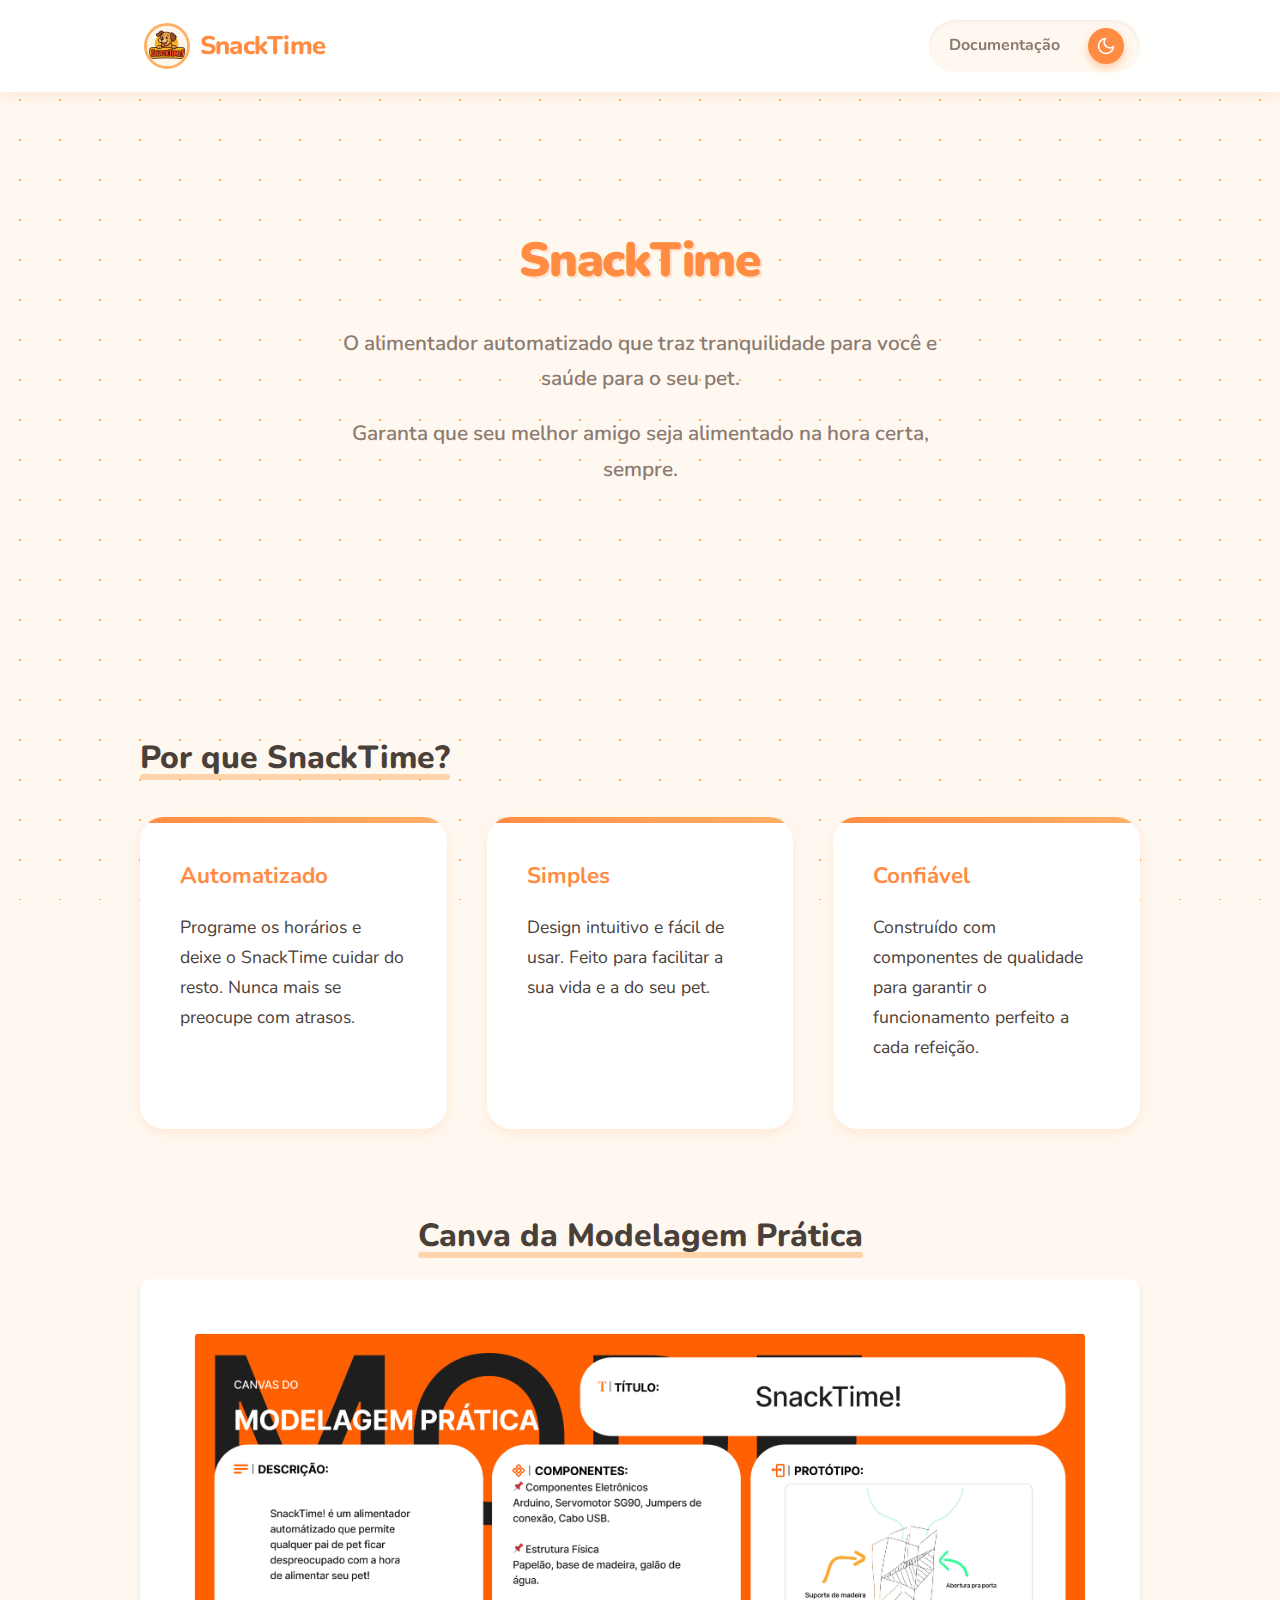
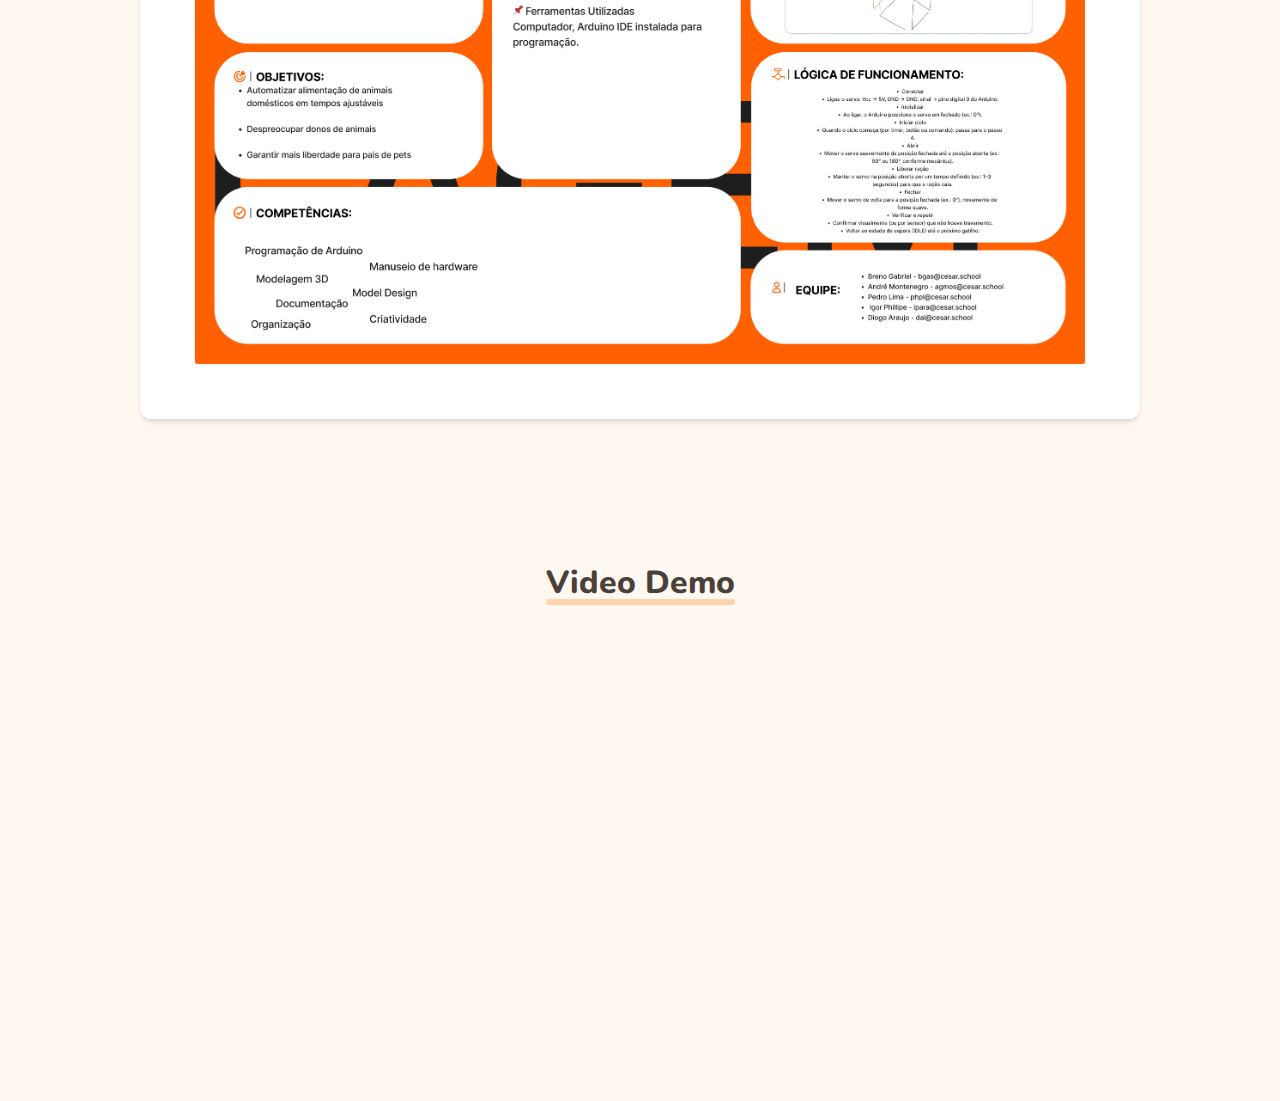
<file: index.html>
<!DOCTYPE html>
<html lang="en">
  <head>
    <meta charset="UTF-8" />
    <meta name="viewport" content="width=device-width, initial-scale=1.0" />
    <title>SnackTime</title>
    <link rel="icon" href="images/logo.jpg" type="image/jpeg" />
    <link rel="preconnect" href="https://fonts.googleapis.com" />
    <link rel="preconnect" href="https://fonts.gstatic.com" crossorigin />
    <link
      href="https://fonts.googleapis.com/css2?family=Nunito:wght@400;600;700;800&display=swap"
      rel="stylesheet"
    />
    <link rel="stylesheet" href="css/styles.css" />
  </head>
  <body>
    <header class="site-header">
      <div class="header-content">
        <a href="index.html" class="brand">
          <img
            src="images/logo.jpg"
            alt="SnackTime Logo"
            style="height: 40px; margin-right: 10px; border-radius: 50%"
          />
          SnackTime
        </a>
        <div class="nav-container">
          <nav>
            <a href="documentacao.html" class="nav-link">Documentação</a>
          </nav>
          <button
            id="theme-toggle"
            class="theme-toggle"
            aria-label="Toggle Dark Mode"
          >
            <svg
              xmlns="http://www.w3.org/2000/svg"
              width="20"
              height="20"
              viewBox="0 0 24 24"
              fill="none"
              stroke="currentColor"
              stroke-width="2"
              stroke-linecap="round"
              stroke-linejoin="round"
            >
              <path d="M21 12.79A9 9 0 1 1 11.21 3 7 7 0 0 0 21 12.79z"></path>
            </svg>
          </button>
        </div>
      </div>
    </header>

    <main>
      <div class="container">
        <section class="hero">
          <h1>SnackTime</h1>
          <p>
            O alimentador automatizado que traz tranquilidade para você e saúde
            para o seu pet.
          </p>
          <p>
            Garanta que seu melhor amigo seja alimentado na hora certa, sempre.
          </p>
        </section>
      </div>

      <div class="white-bg">
        <div class="container">
          <section class="section">
            <h2>Por que SnackTime?</h2>
            <div class="card-grid">
              <div class="card">
                <h3>Automatizado</h3>
                <p>
                  Programe os horários e deixe o SnackTime cuidar do resto.
                  Nunca mais se preocupe com atrasos.
                </p>
              </div>
              <div class="card">
                <h3>Simples</h3>
                <p>
                  Design intuitivo e fácil de usar. Feito para facilitar a sua
                  vida e a do seu pet.
                </p>
              </div>
              <div class="card">
                <h3>Confiável</h3>
                <p>
                  Construído com componentes de qualidade para garantir o
                  funcionamento perfeito a cada refeição.
                </p>
              </div>
            </div>
          </section>

          <div style="text-align: center; margin: 2rem 0">
            <h2 style="margin-bottom: 1rem">Canva da Modelagem Prática</h2>
            <img
              src="images/SnackTime!.jpg"
              alt="SnackTime!"
              style="
                max-width: 100%;
                height: auto;
                border-radius: 12px;
                box-shadow: 0 4px 6px -1px rgba(0, 0, 0, 0.1),
                  0 2px 4px -1px rgba(0, 0, 0, 0.06);
              "
            />
          </div>
        </div>

        
        <div class="container">
          <section class="section" style="display: flex; justify-content: center; align-items: center; flex-direction: column; gap: 1rem">
            <h2>Video Demo</h2>
            <iframe width="560" height="315" src="https://www.youtube.com/embed/-Lb7lxze37Q?si=CNqs5dCeslbiQNdv" title="YouTube video player" frameborder="0" allow="accelerometer; autoplay; clipboard-write; encrypted-media; gyroscope; picture-in-picture; web-share" referrerpolicy="strict-origin-when-cross-origin" allowfullscreen>
          </section>
        </div>

        <footer class="site-footer">
          <p>&copy; 2025 SnackTime Project.</p>
        </footer>
      </div>
    </main>

    <script src="js/script.js"></script>
  </body>
</html>
</file>
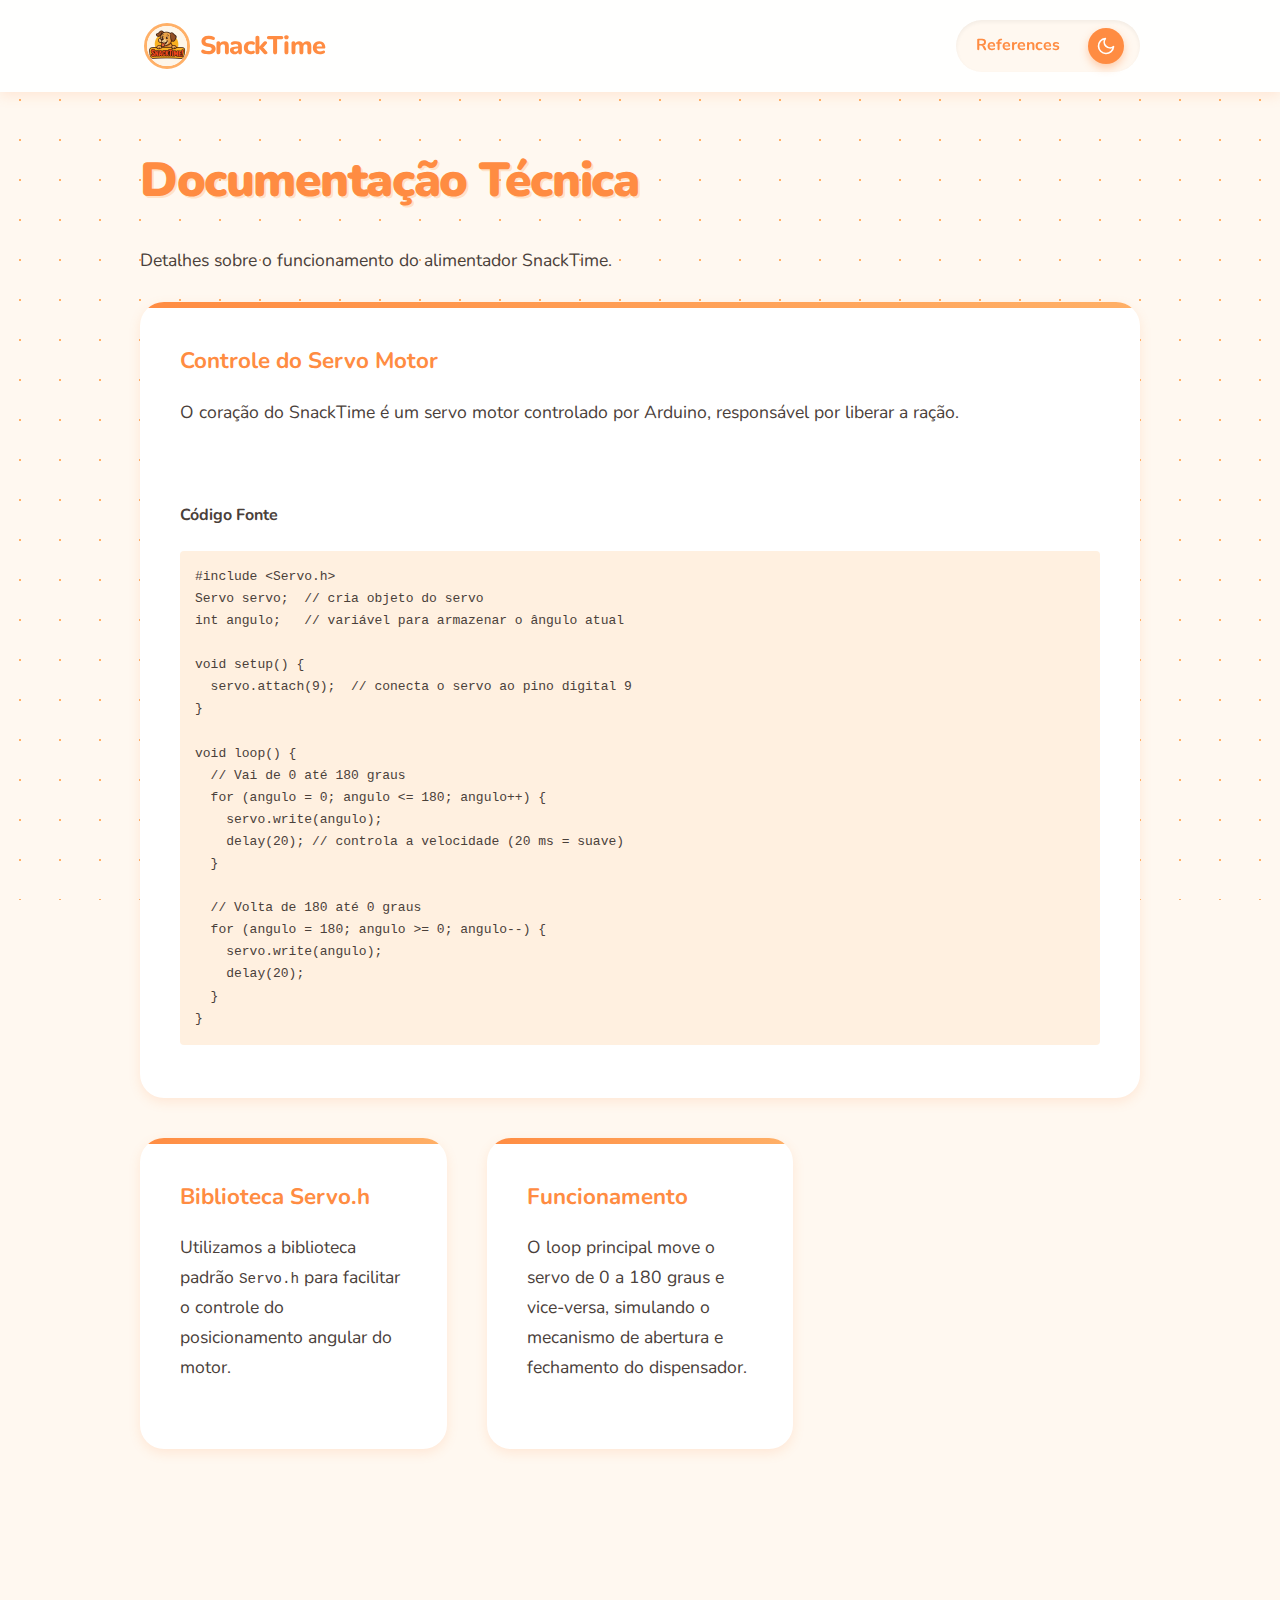
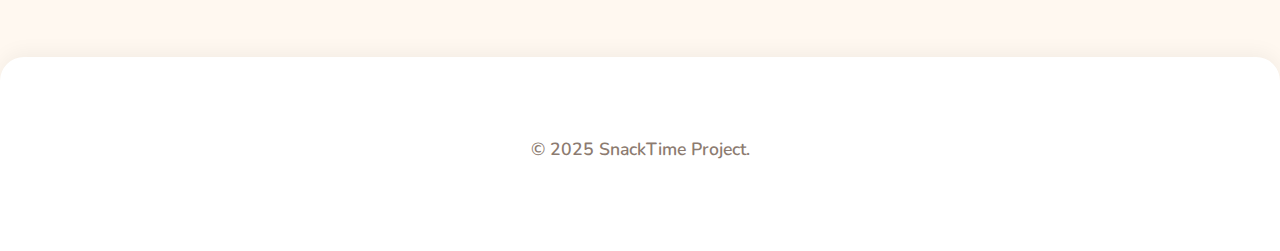
<file: documentacao.html>
<!DOCTYPE html>
<html lang="en">
<head>
    <meta charset="UTF-8">
    <meta name="viewport" content="width=device-width, initial-scale=1.0">
    <title>Referências - SnackTime</title>
    <link rel="icon" href="images/logo.jpg" type="image/jpeg">
    <link rel="preconnect" href="https://fonts.googleapis.com">
    <link rel="preconnect" href="https://fonts.gstatic.com" crossorigin>
    <link href="https://fonts.googleapis.com/css2?family=Nunito:wght@400;600;700;800&display=swap" rel="stylesheet">
    <link rel="stylesheet" href="css/styles.css">
</head>
<body>
    <header class="site-header">
        <div class="header-content">
            <a href="index.html" class="brand">
                <img src="images/logo.jpg" alt="SnackTime Logo" style="height: 40px; margin-right: 10px; border-radius: 50%;">
                SnackTime
            </a>
            <div class="nav-container">
                <nav>
                    <a href="references.html" class="nav-link active">References</a>
                </nav>
                <button id="theme-toggle" class="theme-toggle" aria-label="Toggle Dark Mode">
                    <svg xmlns="http://www.w3.org/2000/svg" width="20" height="20" viewBox="0 0 24 24" fill="none" stroke="currentColor" stroke-width="2" stroke-linecap="round" stroke-linejoin="round">
                        <path d="M21 12.79A9 9 0 1 1 11.21 3 7 7 0 0 0 21 12.79z"></path>
                    </svg>
                </button>
            </div>
        </div>
    </header>

    <main class="container">
        <section class="section">
            <h1>Documentação Técnica</h1>
            <p>Detalhes sobre o funcionamento do alimentador SnackTime.</p>
            
            <div class="card-grid">
                <div class="card" style="grid-column: 1 / -1;">
                    <h3>Controle do Servo Motor</h3>
                    <p>O coração do SnackTime é um servo motor controlado por Arduino, responsável por liberar a ração.</p>
                    <br>
                    <h4>Código Fonte</h4>
                    <pre style="background: var(--code-bg); padding: 15px; border-radius: 4px; overflow-x: auto; margin-top: 10px;">
<code>#include &lt;Servo.h&gt;
Servo servo;  // cria objeto do servo
int angulo;   // variável para armazenar o ângulo atual

void setup() {
  servo.attach(9);  // conecta o servo ao pino digital 9
}

void loop() {
  // Vai de 0 até 180 graus
  for (angulo = 0; angulo <= 180; angulo++) {
    servo.write(angulo);
    delay(20); // controla a velocidade (20 ms = suave)
  }

  // Volta de 180 até 0 graus
  for (angulo = 180; angulo >= 0; angulo--) {
    servo.write(angulo);
    delay(20);
  }
}</code></pre>
                </div>
                
                <div class="card">
                    <h3>Biblioteca Servo.h</h3>
                    <p>Utilizamos a biblioteca padrão <code>Servo.h</code> para facilitar o controle do posicionamento angular do motor.</p>
                </div>
                <div class="card">
                    <h3>Funcionamento</h3>
                    <p>O loop principal move o servo de 0 a 180 graus e vice-versa, simulando o mecanismo de abertura e fechamento do dispensador.</p>
                </div>
            </div>
        </section>
    </main>

    <footer class="site-footer">
        <p>&copy; 2025 SnackTime Project.</p>
    </footer>

    <script src="js/script.js"></script>
</body>
</html>
</file>
<file: css/styles.css>
:root {
    --primary-color: #FF8C42;
    --secondary-color: #FFB067;
    --accent-color: #E86A33;

    --bg-color: #FFF8F0;

    --card-bg: #ffffff;
    --text-color: #4A403A;
    --text-light: #8C7B70;

    --header-bg: #ffffff;
    --border-color: #F0E6DD;
    --code-bg: #FFF0E0;

    --shadow-sm: 0 4px 12px rgba(255, 140, 66, 0.15);
    --shadow-md: 0 8px 24px rgba(255, 140, 66, 0.2);
    --shadow-lg: 0 12px 32px rgba(255, 140, 66, 0.25);

    --spacing: 24px;
    --spacing-lg: 48px;
    --radius: 24px;
}

body.dark-mode {
    --bg-color: #2C2420;
    --card-bg: #3A302A;
    --text-color: #F0E6DD;
    --text-light: #B0A096;
    --header-bg: #3A302A;
    --border-color: #4A403A;
    --code-bg: #241E1A;
    --shadow-sm: 0 4px 12px rgba(0, 0, 0, 0.3);
    --shadow-md: 0 8px 24px rgba(0, 0, 0, 0.4);
    --shadow-lg: 0 12px 32px rgba(0, 0, 0, 0.5);
}

body {
    font-family: 'Nunito', sans-serif;
    background-color: var(--bg-color);
    color: var(--text-color);
    line-height: 1.7;
    margin: 0;
    padding: 0;
    transition: background-color 0.3s, color 0.3s;
    background-image: radial-gradient(#FFB067 1px, transparent 1px);
    background-size: 40px 40px;
    background-attachment: fixed;
}


body.dark-mode {
    background-image: radial-gradient(#4A403A 1px, transparent 1px);
}

a {
    text-decoration: none;
    color: var(--primary-color);
    font-weight: 700;
    transition: all 0.2s;
    border-radius: 8px;
    padding: 2px 4px;
}

a:hover {
    color: var(--accent-color);
    background-color: rgba(255, 140, 66, 0.1);
}

.site-header {
    background-color: rgba(255, 255, 255, 0.9);
    backdrop-filter: blur(10px);
    border-bottom: none;
    padding: 20px 0;
    box-shadow: var(--shadow-sm);
    position: sticky;
    top: 0;
    z-index: 100;
}

body.dark-mode .site-header {
    background-color: rgba(58, 48, 42, 0.9);
}

.header-content {
    max-width: 1000px;
    margin: 0 auto;
    padding: 0 var(--spacing);
    display: flex;
    justify-content: space-between;
    align-items: center;
}

.brand {
    font-weight: 800;
    font-size: 1.6em;
    color: var(--primary-color);
    display: flex;
    align-items: center;
    letter-spacing: -0.03em;
}

.brand img {
    border: 3px solid var(--secondary-color);
}

.nav-container {
    display: flex;
    align-items: center;
    gap: var(--spacing);
    background: var(--bg-color);
    padding: 8px 16px;
    border-radius: 50px;
    box-shadow: inset 0 2px 4px rgba(0, 0, 0, 0.05);
}

.nav-link {
    color: var(--text-light);
    font-size: 1em;
    font-weight: 700;
    transition: color 0.2s;
}

.nav-link.active {
    color: var(--primary-color);
}

.theme-toggle {
    background: var(--primary-color);
    border: none;
    cursor: pointer;
    padding: 8px;
    border-radius: 50%;
    color: white;
    display: flex;
    align-items: center;
    justify-content: center;
    transition: transform 0.2s, background-color 0.2s;
    box-shadow: 0 4px 8px rgba(255, 140, 66, 0.4);
}

.theme-toggle:hover {
    transform: rotate(15deg) scale(1.1);
    background-color: var(--accent-color);
}

/* Main */
.container {
    max-width: 1000px;
    margin: 0 auto;
    padding: var(--spacing-lg) var(--spacing);
}

h1,
h2,
h3 {
    color: var(--text-color);
    margin-top: 0;
}

h1 {
    font-size: 3rem;
    font-weight: 900;
    margin-bottom: 0.5em;
    letter-spacing: -0.03em;
    color: var(--primary-color);
    text-shadow: 2px 2px 0px rgba(255, 176, 103, 0.3);
}

h2 {
    font-size: 2rem;
    font-weight: 800;
    margin-bottom: 1em;
    position: relative;
    display: inline-block;
}

h2::after {
    content: '';
    display: block;
    width: 100%;
    height: 6px;
    background: var(--secondary-color);
    border-radius: 3px;
    opacity: 0.5;
    position: absolute;
    bottom: 5px;
    left: 0;
    z-index: -1;
}

h3 {
    font-size: 1.4rem;
    font-weight: 700;
    margin-bottom: 0.5em;
}

p {
    margin-bottom: 1.5em;
    font-size: 1.1em;
}

.hero {
    text-align: center;
    padding: 80px 0;
    border-bottom: none;
    margin-bottom: var(--spacing-lg);
}

.hero p {
    font-size: 1.3rem;
    color: var(--text-light);
    max-width: 600px;
    margin: 0 auto 20px;
    font-weight: 600;
}

.section {
    margin-bottom: 80px;
}

/* Cards (Bubbly Grid) */
.card-grid {
    display: grid;
    grid-template-columns: repeat(auto-fit, minmax(280px, 1fr));
    gap: 40px;
}

.card {
    background: var(--card-bg);
    border: none;
    padding: 40px;
    border-radius: var(--radius);
    transition: transform 0.3s cubic-bezier(0.34, 1.56, 0.64, 1), box-shadow 0.3s;
    box-shadow: var(--shadow-sm);
    position: relative;
    overflow: hidden;
}

.card::before {
    content: '';
    position: absolute;
    top: 0;
    left: 0;
    width: 100%;
    height: 6px;
    background: linear-gradient(90deg, var(--primary-color), var(--secondary-color));
}

.card:hover {
    transform: translateY(-8px) scale(1.02);
    box-shadow: var(--shadow-lg);
}

.card h3 {
    color: var(--primary-color);
}

.site-footer {
    text-align: center;
    padding: 60px 0;
    border-top: none;
    font-size: 1em;
    font-weight: 600;
    color: var(--text-light);
    margin-top: 80px;
    background-color: var(--header-bg);
    border-radius: var(--radius) var(--radius) 0 0;
    box-shadow: 0 -4px 20px rgba(0, 0, 0, 0.05);
}
</file>
